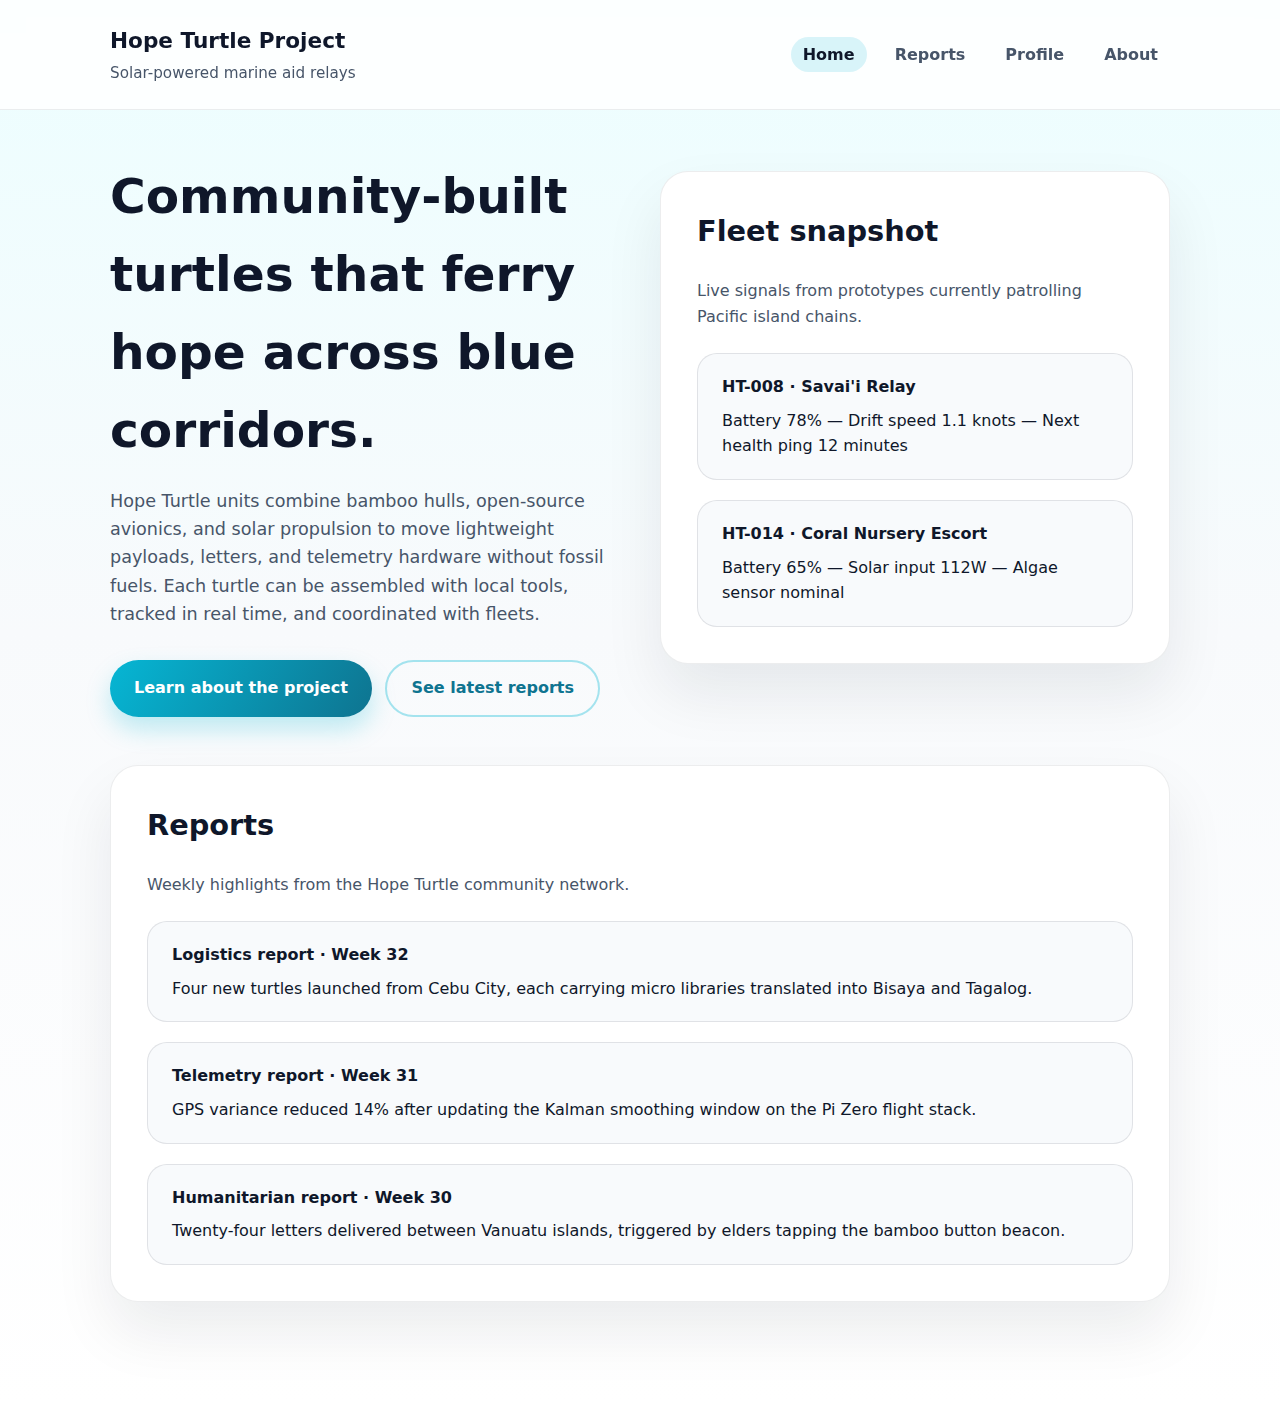
<file: public/index.html>
<!doctype html>
<html lang="en">
  <head>
    <meta charset="utf-8" />
    <meta name="viewport" content="width=device-width, initial-scale=1" />
    <title>Hope Turtle Project</title>
    <link rel="stylesheet" href="css/styles.css" />
  </head>
  <body>
    <header class="site-header">
      <div class="site-header__inner">
        <div class="site-branding">
          <p class="site-branding__title">Hope Turtle Project</p>
          <p class="site-branding__subtitle">Solar-powered marine aid relays</p>
        </div>
        <nav class="primary-nav" aria-label="Primary navigation">
          <ul class="primary-nav__menu">
            <li><a class="is-active" href="index.html">Home</a></li>
            <li><a href="#reports">Reports</a></li>
            <li><a href="profile.html">Profile</a></li>
            <li><a href="about.html">About</a></li>
          </ul>
        </nav>
      </div>
    </header>

    <main>
      <section class="hero">
        <div>
          <h1 class="hero__title">Community-built turtles that ferry hope across blue corridors.</h1>
          <p class="hero__lead">
            Hope Turtle units combine bamboo hulls, open-source avionics, and solar propulsion to move lightweight payloads,
            letters, and telemetry hardware without fossil fuels. Each turtle can be assembled with local tools, tracked in real
            time, and coordinated with fleets.
          </p>
          <div class="button-group">
            <a class="button button--primary" href="about.html">Learn about the project</a>
            <a class="button button--ghost" href="#reports">See latest reports</a>
          </div>
        </div>
        <div class="section-card">
          <h2>Fleet snapshot</h2>
          <p>Live signals from prototypes currently patrolling Pacific island chains.</p>
          <ul class="reports-list">
            <li class="report-item">
              <strong>HT-008 &middot; Savai'i Relay</strong>
              <span>Battery 78% &mdash; Drift speed 1.1 knots &mdash; Next health ping 12 minutes</span>
            </li>
            <li class="report-item">
              <strong>HT-014 &middot; Coral Nursery Escort</strong>
              <span>Battery 65% &mdash; Solar input 112W &mdash; Algae sensor nominal</span>
            </li>
          </ul>
        </div>
      </section>

      <section id="reports" class="section-card">
        <h2>Reports</h2>
        <p>Weekly highlights from the Hope Turtle community network.</p>
        <ul class="reports-list">
          <li class="report-item">
            <strong>Logistics report &middot; Week 32</strong>
            <span>Four new turtles launched from Cebu City, each carrying micro libraries translated into Bisaya and Tagalog.</span>
          </li>
          <li class="report-item">
            <strong>Telemetry report &middot; Week 31</strong>
            <span>GPS variance reduced 14% after updating the Kalman smoothing window on the Pi Zero flight stack.</span>
          </li>
          <li class="report-item">
            <strong>Humanitarian report &middot; Week 30</strong>
            <span>Twenty-four letters delivered between Vanuatu islands, triggered by elders tapping the bamboo button beacon.</span>
          </li>
        </ul>
      </section>
    </main>
  </body>
</html>
</file>
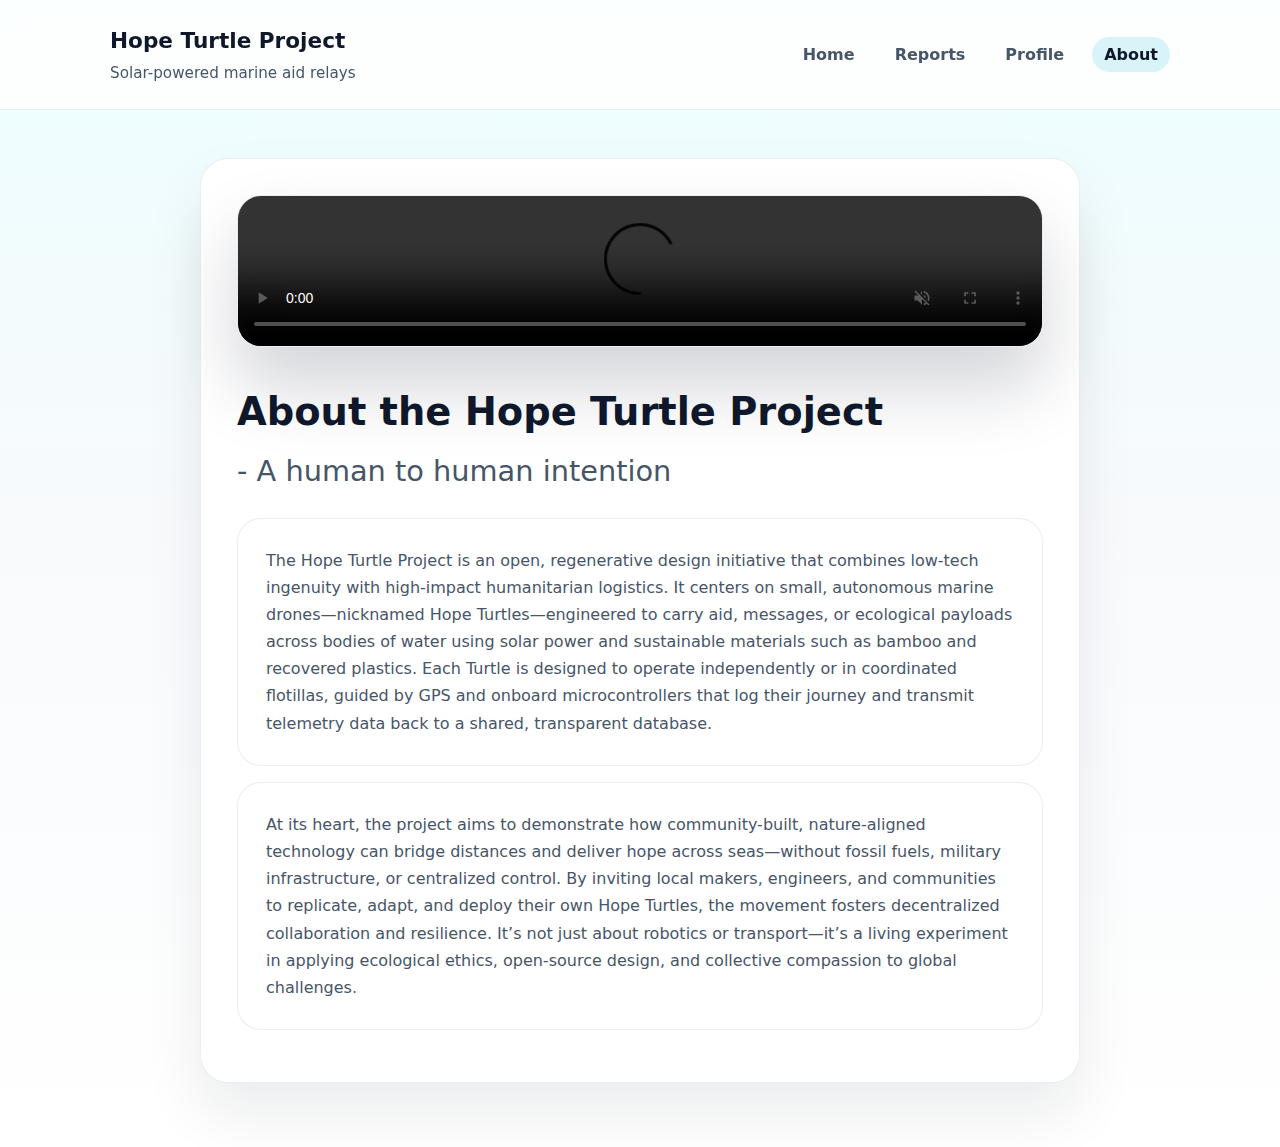
<file: public/about.html>
<!doctype html>
<html lang="en">
  <head>
    <meta charset="utf-8" />
    <meta name="viewport" content="width=device-width, initial-scale=1" />
    <title>About the Hope Turtle Project</title>
    <link rel="stylesheet" href="css/styles.css" />
  </head>
  <body>
    <header class="site-header">
      <div class="site-header__inner">
        <div class="site-branding">
          <p class="site-branding__title">Hope Turtle Project</p>
          <p class="site-branding__subtitle">Solar-powered marine aid relays</p>
        </div>
        <nav class="primary-nav" aria-label="Primary navigation">
          <ul class="primary-nav__menu">
            <li><a href="index.html">Home</a></li>
            <li><a href="index.html#reports">Reports</a></li>
            <li><a href="profile.html">Profile</a></li>
            <li><a class="is-active" href="about.html">About</a></li>
          </ul>
        </nav>
      </div>
    </header>

    <main>
      <section class="section-card about-hero">
        <video src="vids/hope-turtle-floating.mp4" controls autoplay muted loop playsinline>
          Your browser does not support the video tag.
        </video>
        <h1>About the Hope Turtle Project</h1>
        <h2>- A human to human intention</h2>
        <p>
          The Hope Turtle Project is an open, regenerative design initiative that combines low-tech ingenuity with high-impact
          humanitarian logistics. It centers on small, autonomous marine drones—nicknamed Hope Turtles—engineered to carry aid,
          messages, or ecological payloads across bodies of water using solar power and sustainable materials such as bamboo and
          recovered plastics. Each Turtle is designed to operate independently or in coordinated flotillas, guided by GPS and
          onboard microcontrollers that log their journey and transmit telemetry data back to a shared, transparent database.
        </p>
        <p>
          At its heart, the project aims to demonstrate how community-built, nature-aligned technology can bridge distances and
          deliver hope across seas—without fossil fuels, military infrastructure, or centralized control. By inviting local
          makers, engineers, and communities to replicate, adapt, and deploy their own Hope Turtles, the movement fosters
          decentralized collaboration and resilience. It’s not just about robotics or transport—it’s a living experiment in
          applying ecological ethics, open-source design, and collective compassion to global challenges.
        </p>
      </section>
    </main>
  </body>
</html>
</file>
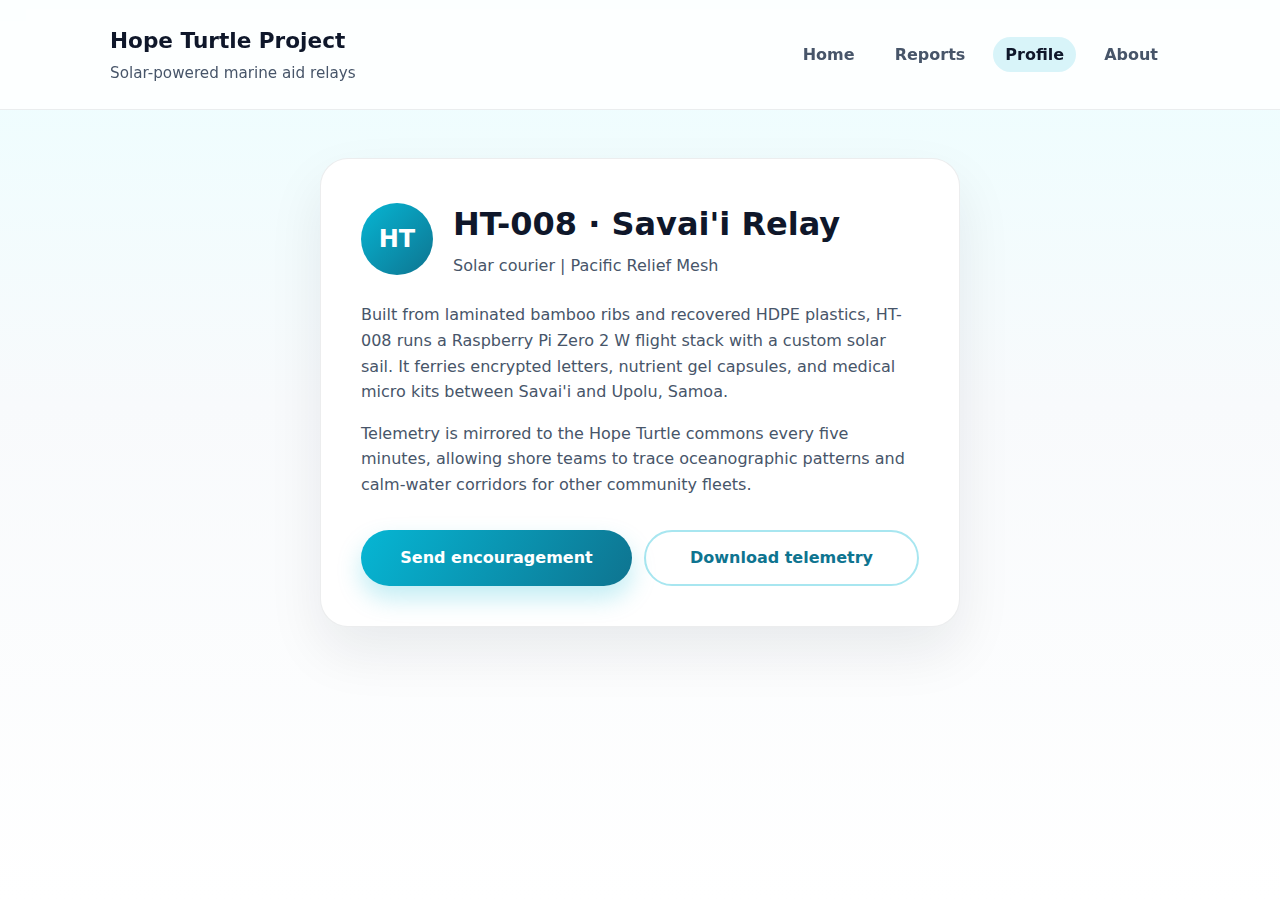
<file: public/profile.html>
<!doctype html>
<html lang="en">
  <head>
    <meta charset="utf-8" />
    <meta name="viewport" content="width=device-width, initial-scale=1" />
    <title>Hope Turtle &middot; Profile</title>
    <link rel="stylesheet" href="css/styles.css" />
  </head>
  <body>
    <header class="site-header">
      <div class="site-header__inner">
        <div class="site-branding">
          <p class="site-branding__title">Hope Turtle Project</p>
          <p class="site-branding__subtitle">Solar-powered marine aid relays</p>
        </div>
        <nav class="primary-nav" aria-label="Primary navigation">
          <ul class="primary-nav__menu">
            <li><a href="index.html">Home</a></li>
            <li><a href="index.html#reports">Reports</a></li>
            <li><a class="is-active" href="profile.html">Profile</a></li>
            <li><a href="about.html">About</a></li>
          </ul>
        </nav>
      </div>
    </header>

    <main>
      <article class="profile-card">
        <div class="profile-card__header">
          <div class="profile-card__avatar">HT</div>
          <div class="profile-card__details">
            <h1>HT-008 &middot; Savai'i Relay</h1>
            <p>Solar courier | Pacific Relief Mesh</p>
          </div>
        </div>
        <div class="profile-card__body">
          <p>
            Built from laminated bamboo ribs and recovered HDPE plastics, HT-008 runs a Raspberry Pi Zero 2 W flight stack with
            a custom solar sail. It ferries encrypted letters, nutrient gel capsules, and medical micro kits between Savai'i and
            Upolu, Samoa.
          </p>
          <p>
            Telemetry is mirrored to the Hope Turtle commons every five minutes, allowing shore teams to trace oceanographic
            patterns and calm-water corridors for other community fleets.
          </p>
        </div>
        <div class="profile-card__actions">
          <a class="button button--primary" href="#">Send encouragement</a>
          <a class="button button--ghost" href="#">Download telemetry</a>
        </div>
      </article>
    </main>
  </body>
</html>
</file>
<file: public/css/styles.css>
:root {
  --color-primary: #06b6d4;
  --color-primary-dark: #0e7490;
  --color-secondary: #0f172a;
  --color-accent: #facc15;
  --color-surface: #f8fafc;
  --color-border: rgba(15, 23, 42, 0.08);
  --color-text: #0f172a;
  --color-muted: #475569;
  font-family: 'Inter', system-ui, -apple-system, BlinkMacSystemFont, 'Segoe UI', sans-serif;
}

* {
  box-sizing: border-box;
}

body {
  margin: 0;
  min-height: 100vh;
  background: linear-gradient(180deg, #ecfeff 0%, #f8fafc 45%, #ffffff 100%);
  color: var(--color-text);
  font-family: inherit;
  line-height: 1.6;
}

a {
  color: inherit;
}

a:focus-visible,
.button:focus-visible {
  outline: 3px solid var(--color-accent);
  outline-offset: 3px;
}

.site-header {
  background-color: rgba(255, 255, 255, 0.85);
  backdrop-filter: blur(10px);
  border-bottom: 1px solid var(--color-border);
  position: sticky;
  top: 0;
  z-index: 10;
}

.site-header__inner {
  max-width: 1100px;
  margin: 0 auto;
  padding: 1.5rem 1.25rem;
  display: flex;
  align-items: center;
  justify-content: space-between;
  gap: 1.5rem;
}

.site-branding {
  display: flex;
  flex-direction: column;
  gap: 0.15rem;
}

.site-branding__title {
  font-size: 1.35rem;
  margin: 0;
  font-weight: 700;
}

.site-branding__subtitle {
  margin: 0;
  color: var(--color-muted);
  font-size: 0.95rem;
}

.primary-nav {
  display: flex;
}

.primary-nav__menu {
  list-style: none;
  display: flex;
  gap: 1rem;
  padding: 0;
  margin: 0;
}

.primary-nav__menu a {
  text-decoration: none;
  padding: 0.5rem 0.75rem;
  border-radius: 999px;
  font-weight: 600;
  color: var(--color-muted);
  transition: color 0.2s ease, background-color 0.2s ease;
}

.primary-nav__menu a:hover,
.primary-nav__menu a:focus-visible,
.primary-nav__menu a.is-active {
  color: var(--color-secondary);
  background-color: rgba(6, 182, 212, 0.15);
}

main {
  max-width: 1100px;
  margin: 0 auto;
  padding: 3rem 1.25rem 4rem;
}

.hero {
  display: grid;
  grid-template-columns: repeat(auto-fit, minmax(280px, 1fr));
  gap: 2.5rem;
  align-items: center;
  padding-bottom: 3rem;
}

.hero__title {
  font-size: clamp(2.2rem, 3.8vw, 3.6rem);
  margin: 0 0 1rem;
}

.hero__lead {
  font-size: 1.1rem;
  color: var(--color-muted);
  margin-bottom: 2rem;
}

.button-group {
  display: flex;
  flex-wrap: wrap;
  gap: 0.85rem;
}

.button {
  display: inline-flex;
  align-items: center;
  justify-content: center;
  gap: 0.35rem;
  padding: 0.85rem 1.5rem;
  border-radius: 999px;
  font-size: 1rem;
  font-weight: 600;
  border: none;
  cursor: pointer;
  text-decoration: none;
  transition: background-color 0.2s ease, color 0.2s ease, border-color 0.2s ease;
}

.button:hover,
.button:focus-visible {
  text-decoration: none;
}

.button--primary {
  background: linear-gradient(120deg, var(--color-primary), var(--color-primary-dark));
  color: #ffffff;
  box-shadow: 0 12px 24px rgba(6, 182, 212, 0.25);
}

.button--primary:hover {
  background: linear-gradient(120deg, var(--color-primary-dark), #0c4a6e);
}

.button--ghost {
  background-color: transparent;
  border: 2px solid rgba(6, 182, 212, 0.35);
  color: var(--color-primary-dark);
}

.button--ghost:hover {
  border-color: var(--color-primary-dark);
  color: var(--color-secondary);
}

.section-card {
  background: #ffffff;
  border-radius: 1.75rem;
  padding: 2.25rem;
  margin-bottom: 2.5rem;
  border: 1px solid var(--color-border);
  box-shadow: 0 30px 60px rgba(15, 23, 42, 0.08);
}

.section-card h2 {
  margin-top: 0;
  font-size: 1.8rem;
}

.section-card p {
  color: var(--color-muted);
}

.reports-list {
  margin: 1.5rem 0 0;
  padding: 0;
  list-style: none;
  display: grid;
  gap: 1.25rem;
}

.report-item {
  padding: 1.25rem 1.5rem;
  border-radius: 1.25rem;
  border: 1px solid rgba(15, 23, 42, 0.1);
  background-color: #f8fafc;
}

.report-item strong {
  display: block;
  margin-bottom: 0.5rem;
}

.profile-card {
  max-width: 640px;
  margin: 0 auto;
  padding: 2.5rem;
  border-radius: 1.75rem;
  background: #ffffff;
  border: 1px solid var(--color-border);
  box-shadow: 0 25px 55px rgba(15, 23, 42, 0.08);
}

.profile-card__header {
  display: flex;
  align-items: center;
  gap: 1.25rem;
  margin-bottom: 1.5rem;
}

.profile-card__avatar {
  width: 72px;
  height: 72px;
  border-radius: 50%;
  background: linear-gradient(135deg, var(--color-primary), var(--color-primary-dark));
  display: grid;
  place-items: center;
  color: #ffffff;
  font-size: 1.5rem;
  font-weight: 700;
}

.profile-card__details h1 {
  margin: 0 0 0.15rem;
}

.profile-card__details p {
  margin: 0;
  color: var(--color-muted);
}

.profile-card__body {
  color: var(--color-muted);
  margin-bottom: 2rem;
}

.profile-card__actions {
  display: flex;
  flex-wrap: wrap;
  gap: 0.75rem;
}

.profile-card__actions .button {
  flex: 1;
  min-width: 180px;
}

.about-hero {
  max-width: 880px;
  margin: 0 auto;
}

.about-hero video {
  width: 100%;
  border-radius: 1.5rem;
  box-shadow: 0 40px 70px rgba(15, 23, 42, 0.18);
  border: 1px solid var(--color-border);
}

.about-hero h1 {
  margin-bottom: 0.35rem;
  font-size: clamp(2rem, 3vw, 2.75rem);
}

.about-hero h2 {
  margin-top: 0;
  font-weight: 500;
  color: var(--color-muted);
}

.about-hero p {
  background: rgba(255, 255, 255, 0.8);
  padding: 1.75rem;
  border-radius: 1.5rem;
  border: 1px solid var(--color-border);
  line-height: 1.7;
}

@media (max-width: 720px) {
  .site-header__inner {
    flex-direction: column;
    align-items: flex-start;
  }

  .primary-nav__menu {
    flex-wrap: wrap;
    gap: 0.5rem;
  }

  .profile-card__actions .button {
    flex: 1 1 100%;
  }
}
</file>
